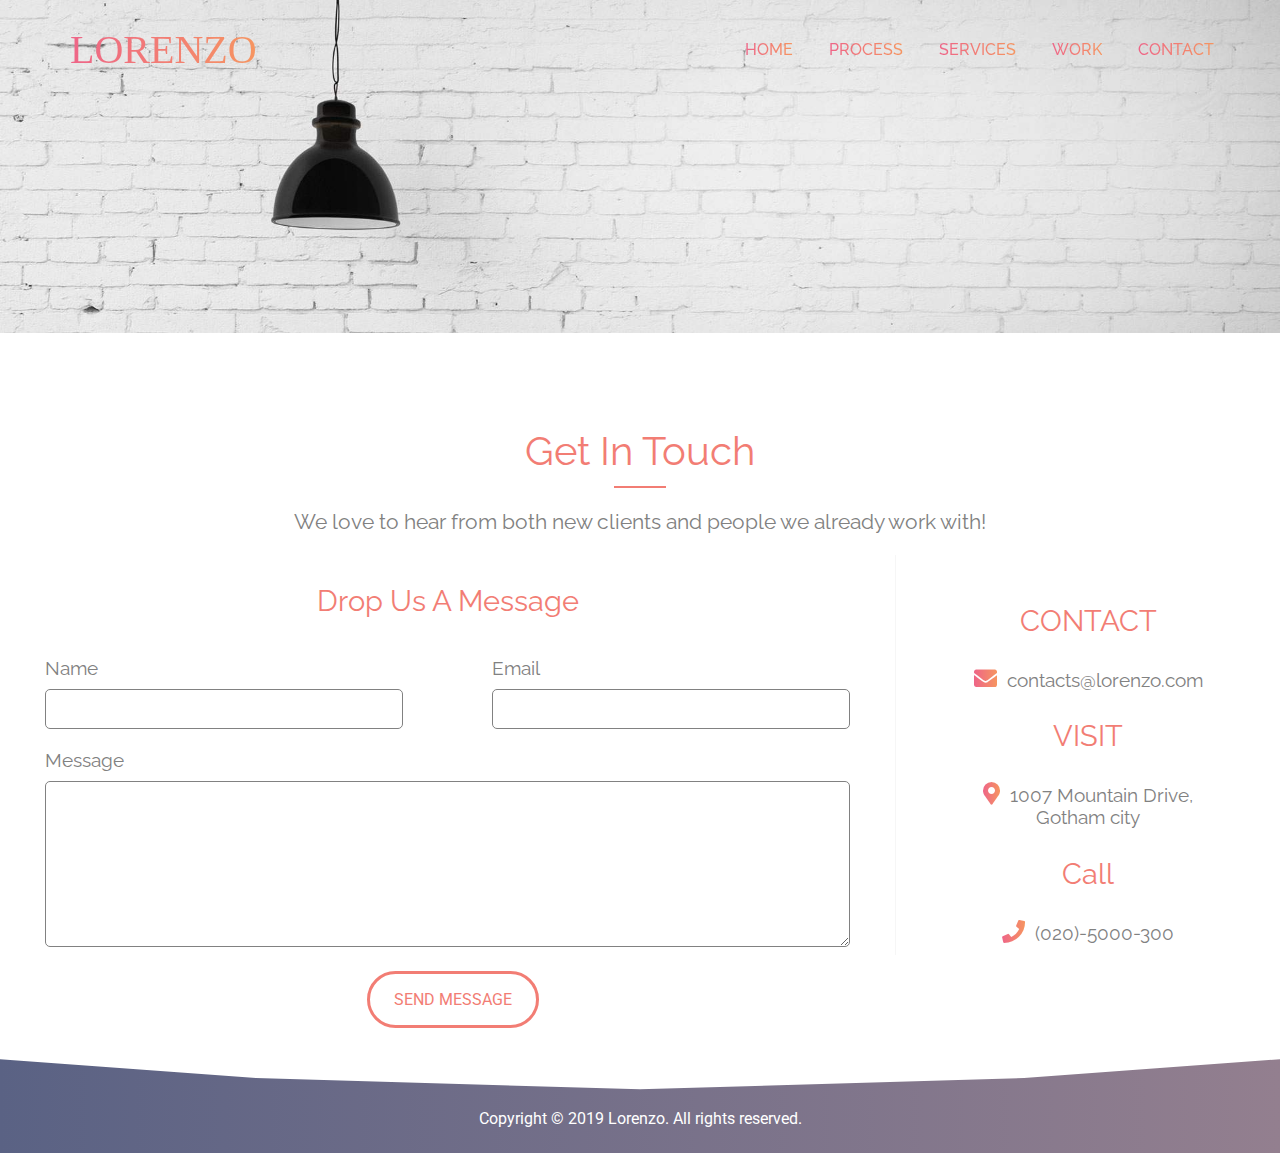
<file: contact.html>
<!DOCTYPE html>
<html lang="en" dir="ltr">
  <head>
    <meta charset="utf-8">
    <meta name="viewport" content="width=device-width, initial-scale=1">
    <title>CONTACT</title>
    <link rel="shortcut icon" href="favicon.ico" type="image/x-icon">
    <link rel="icon" href="favicon.ico" type="image/x-icon">
    <link rel="stylesheet" href="style.css">
    <link rel="stylesheet" href="https://use.fontawesome.com/releases/v5.8.1/css/all.css">
    <link rel="stylesheet" href="https://fonts.googleapis.com/css?family=Tangerine">
    <link href='https://fonts.googleapis.com/css?family=Raleway:400, 600' rel='stylesheet' type='text/css'>
    <script src="https://code.jquery.com/jquery-3.4.0.js"></script>
  </head>
  <body>
    <nav>
      <div class="left">
        <ul>
        <li><a href="index.html">lorenzo</a></li>
      </ul>
      </div>
      <div class="right" id="about-right">
      <ul>
        <li><a href="index.html" id="color-nav">Home</a></li>
        <li><a href="process.html" id="color-nav">Process</a></li>
        <li><a href="services.html" id="color-nav">services</a></li>
        <li><a href="work.html" id="color-nav">Work</a></li>
        <li><a href="contact.html"  id="color-nav">contact</a></li>
      </ul>
      </div>
    </nav>
    <section class="sec1">
      <div class="container">
      <div class="about-page-cover">
        <img src="work.jpg">
        <div class="about-page-content">

        </div>
      </div>
    </div>
    </section>
          <div class="contact-page-add-div">
          </div>
          <div class="contact">
            <div class="contact-container">
              <h2>Get In Touch</h2>
              <p>We love to hear from both new clients and people we already work with!</p>

              <div class="message">
              <h3> Drop Us A Message</h3>
              <form>
                  <div class="lhs">
                    <label>Name</label>
                    <input type="text" name="name" required>
                  </div>
                  <div class="rhs">
                    <label id="email">Email</label>
                    <input type="email" name="email" required>
                  </div>
                  <br><br>
                  <div class="message-box-area">
                    <label for="message" class="msg">Message</label>
                    <textarea name="message" rows="8" required></textarea><br>
                  </div>
                  <input type="submit" value="SEND MESSAGE" class="bttn">
                  
              </form>
              </div>
              <div class="contact-row">
              <div class="contact-page-box" id="con-box-4">
                <h3>CONTACT</h3>
                <h4><i class="fas fa-envelope"></i>contacts@lorenzo.com</h4>
              </div>
              <div class="contact-page-box" id="con-box-4" >
                <h3>VISIT</h3>
                <h4><i class="fas fa-map-marker-alt"></i>1007 Mountain Drive,<br> Gotham city</h4>
              </div>
              <div class="contact-page-box" id="con-box-4">
                <h3>Call</h3>
                <h4><i class="fas fa-phone"></i>(020)-5000-300<h4>
              </div>
              </div>
            </div>
          </div>
          <div class="footer" id="footer-page">
          <div class="clip">
            <p>Copyright &copy; 2019 Lorenzo. All rights reserved.</p>
        </div>
        </div>
                  <script type="text/javascript">
      $(window).on('scroll', function(){
        if ($(window).scrollTop()) {
          $('nav').addClass('black');
        } else {
          $('nav').removeClass('black');
        }
      })
    </script>
        </body>
        </html>
</file>
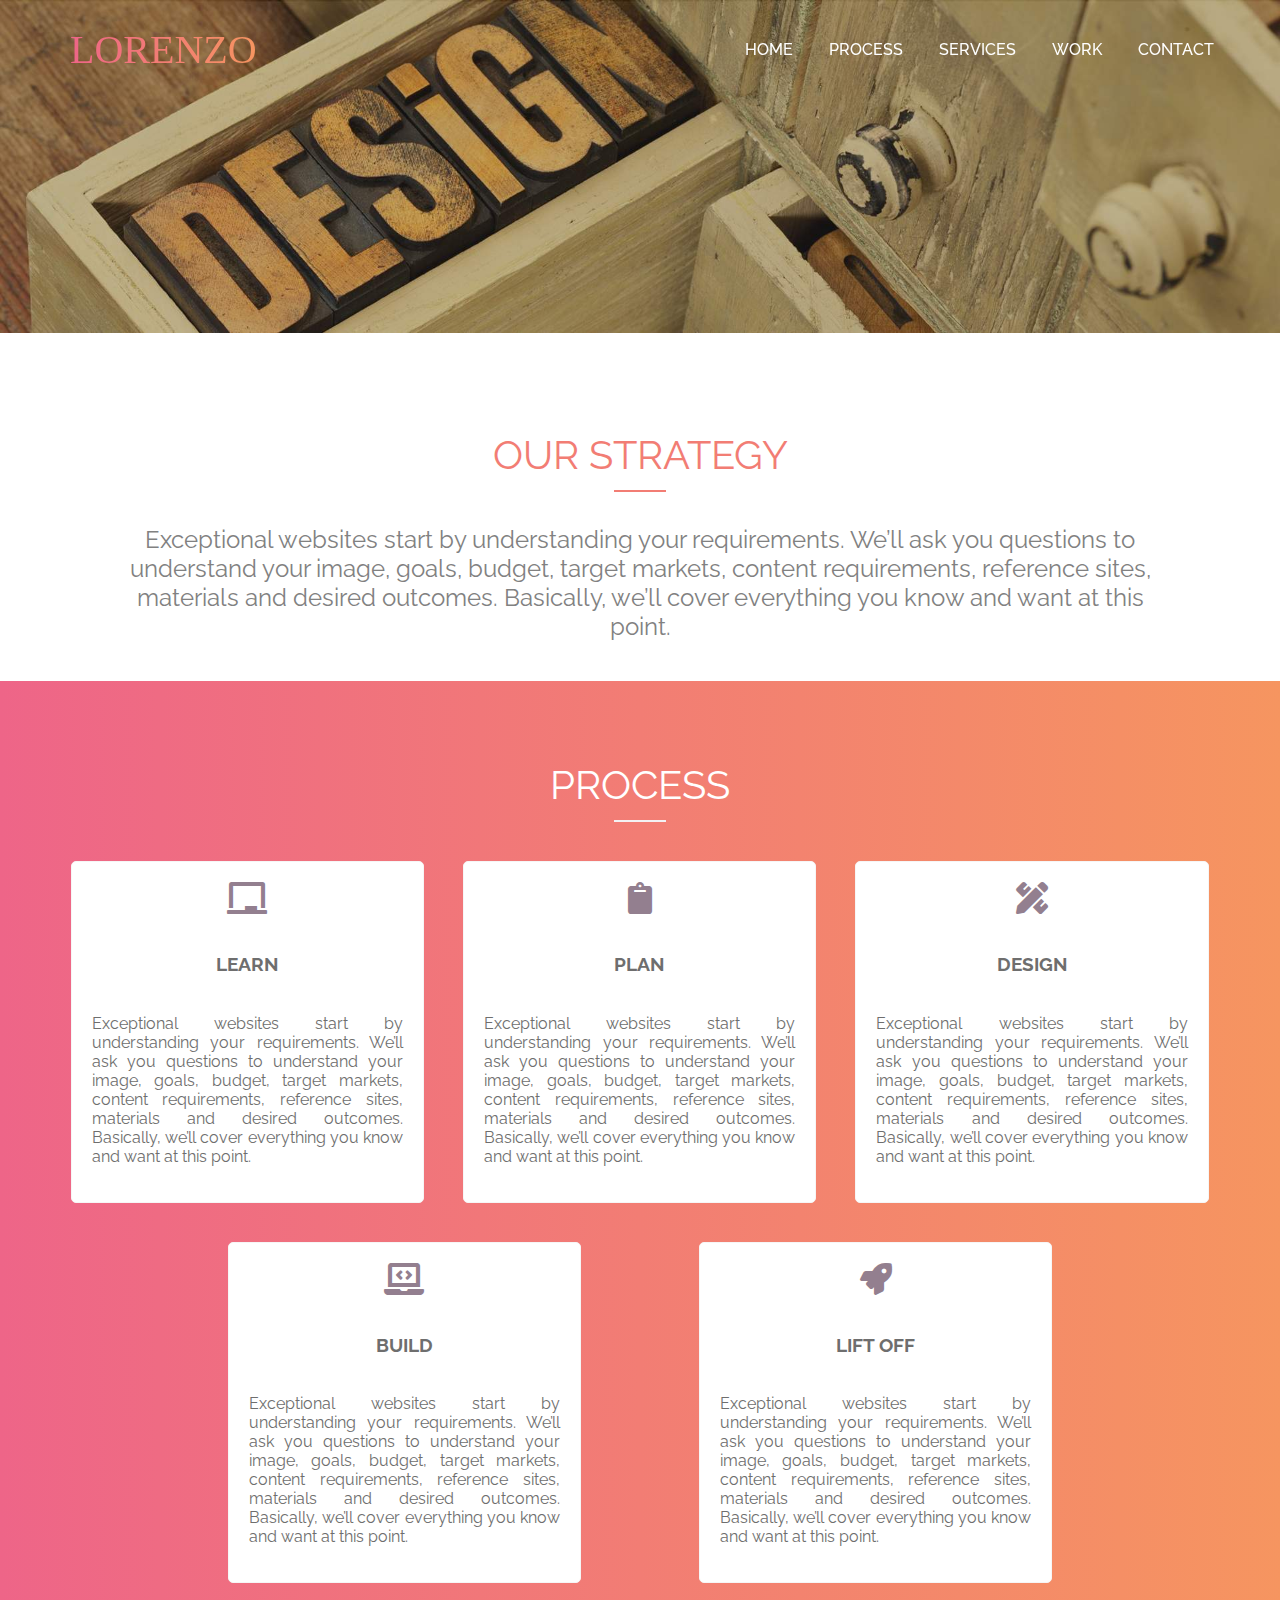
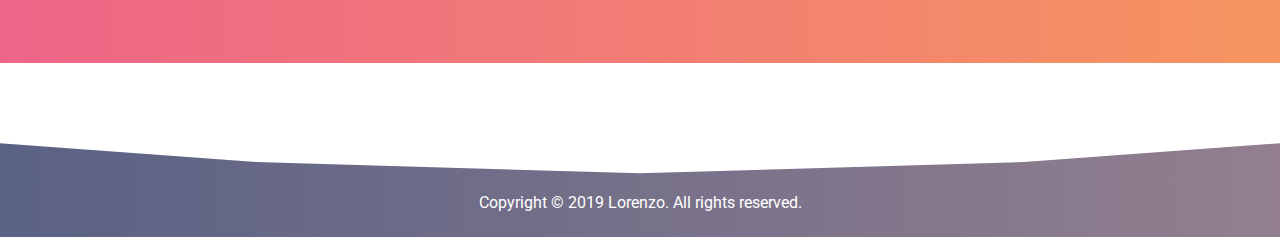
<file: process.html>
<!DOCTYPE html>
<html lang="en" dir="ltr">
  <head>
    <meta charset="utf-8">
    <meta name="viewport" content="width=device-width, initial-scale=1">
    <title>PROCESS</title>
    <link rel="shortcut icon" href="favicon.ico" type="image/x-icon">
    <link rel="icon" href="favicon.ico" type="image/x-icon">
    <link rel="stylesheet" href="style.css">
    <link rel="stylesheet" href="https://use.fontawesome.com/releases/v5.8.1/css/all.css">
    <link rel="stylesheet" href="https://fonts.googleapis.com/css?family=Tangerine">
    <link href='https://fonts.googleapis.com/css?family=Raleway:400, 600' rel='stylesheet' type='text/css'>
    <script src="https://code.jquery.com/jquery-3.4.0.js"></script>
  </head>
  <body>
    <nav>
      <div class="left">
        <ul>
        <li><a href="index.html">lorenzo</a></li>
      </ul>
      </div>
      <div class="right" id="about-right">
      <ul>
        <li><a href="index.html">Home</a></li>
        <li><a href="process.html">Process</a></li>
        <li><a href="services.html">services</a></li>
        <li><a href="work.html">Work</a></li>
        <li><a href="contact.html">contact</a></li>
      </ul>
      </div>
    </nav>
    <section class="sec1">
      <div class="container">
      <div class="about-page-cover">
        <img src="process.jpg">
        <div class="about-page-content">

        </div>
      </div>

    </div>
    </section>

    <div class="info" id="info">
      <h2>OUR STRATEGY</h2>
      <p>Exceptional websites start by understanding your requirements.
         We’ll ask you questions to understand your image, goals, budget, target markets, content requirements,
         reference sites, materials and desired outcomes.
         Basically, we’ll cover everything you know and want at this point.</p>


    </div>

          <div class="process" id="process">
            <div class="clip">
            <div class="pro-container">
              <h2>PROCESS</h2>
              <div class="pro-row">
              <div class="pro-box-1">
                <i class="fas fa-chalkboard"></i>
                <h3>LEARN</h3>
                <p>Exceptional websites start by understanding your requirements. We’ll ask you questions to understand your image, goals, budget, target markets, content requirements, reference sites, materials and desired outcomes. Basically, we’ll cover everything you know and want at this point.</p>
              </div>
              <div class="pro-box-1">
                <i class="fas fa-clipboard"></i>
                <h3>PLAN</h3>
                <p>Exceptional websites start by understanding your requirements. We’ll ask you questions to understand your image, goals, budget, target markets, content requirements, reference sites, materials and desired outcomes. Basically, we’ll cover everything you know and want at this point.</p>
              </div>
              <div class="pro-box-1">
                <i class="fas fa-pencil-ruler"></i>
                <h3>DESIGN</h3>
                <p>Exceptional websites start by understanding your requirements. We’ll ask you questions to understand your image, goals, budget, target markets, content requirements, reference sites, materials and desired outcomes. Basically, we’ll cover everything you know and want at this point.</p>              </div>
              <div class="pro-box-4">
                <i class="fas fa-laptop-code"></i>
                <h3>BUILD</h3>
                <p>Exceptional websites start by understanding your requirements. We’ll ask you questions to understand your image, goals, budget, target markets, content requirements, reference sites, materials and desired outcomes. Basically, we’ll cover everything you know and want at this point.</p>              </div>
              <div class="pro-box-5">
                <i class="fas fa-rocket"></i>
                <h3>LIFT OFF</h3>
                <p>Exceptional websites start by understanding your requirements. We’ll ask you questions to understand your image, goals, budget, target markets, content requirements, reference sites, materials and desired outcomes. Basically, we’ll cover everything you know and want at this point.</p>              </div>
              </div>
            </div>
          </div>
          </div>
      <div class="footer">
      <div class="clip">
        <p>Copyright &copy; 2019 Lorenzo. All rights reserved.</p>
    </div>
    </div>
    <script type="text/javascript">
      $(window).on('scroll', function(){
        if ($(window).scrollTop()) {
          $('nav').addClass('black');
        } else {
          $('nav').removeClass('black');
        }
      })
    </script>
    </body>
    </html>
</file>
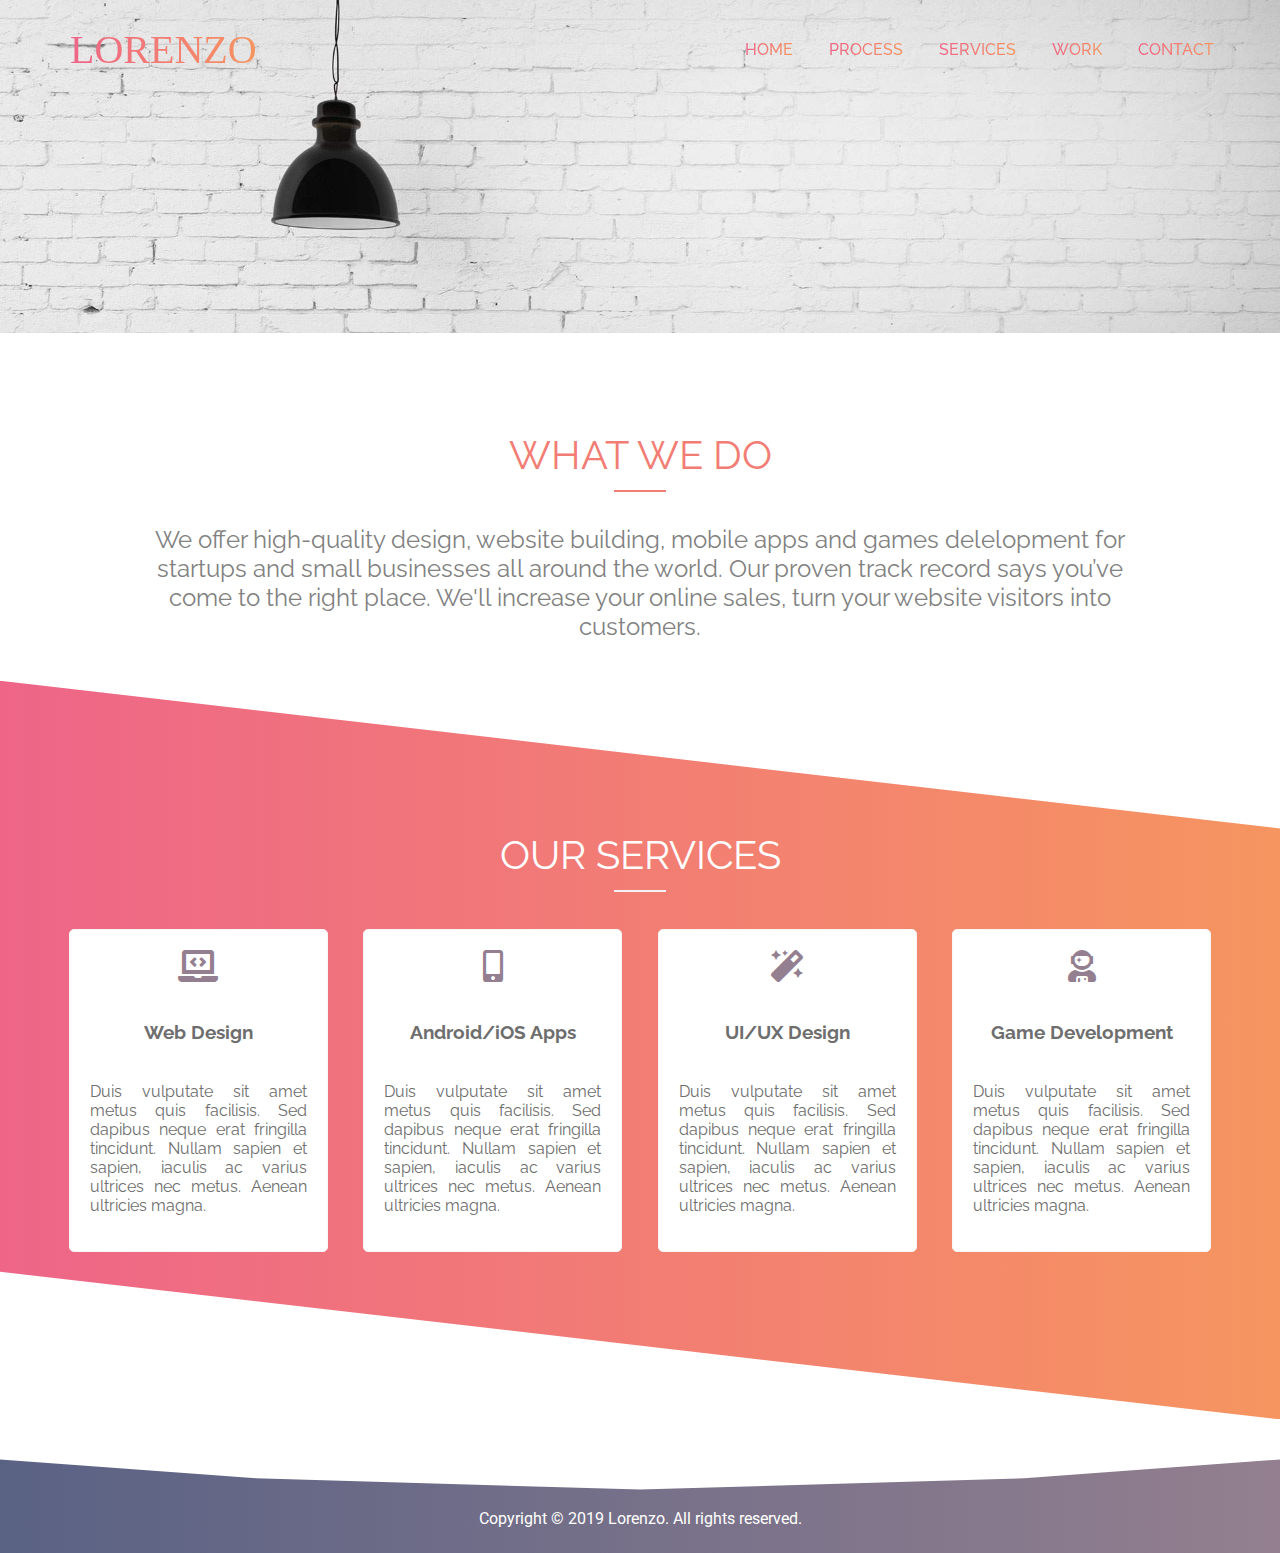
<file: services.html>
<!DOCTYPE html>
<html lang="en" dir="ltr">
  <head>
    <meta charset="utf-8">
    <meta name="viewport" content="width=device-width, initial-scale=1">
    <title>SERVICES</title>
    <link rel="shortcut icon" href="favicon.ico" type="image/x-icon">
    <link rel="icon" href="favicon.ico" type="image/x-icon">
    <link rel="stylesheet" href="style.css">
    <link rel="stylesheet" href="https://use.fontawesome.com/releases/v5.8.1/css/all.css">
    <link rel="stylesheet" href="https://fonts.googleapis.com/css?family=Tangerine">
    <link href='https://fonts.googleapis.com/css?family=Raleway:400, 600' rel='stylesheet' type='text/css'>
    <script src="https://code.jquery.com/jquery-3.4.0.js"></script>
  </head>
  <body>
    <nav>
      <div class="left">
        <ul>
        <li><a href="index.html">lorenzo</a></li>
      </ul>
      </div>
      <div class="right" id="about-right">
      <ul>
        <li><a href="index.html" id="color-nav">Home</a></li>
        <li><a href="process.html" id="color-nav">Process</a></li>
        <li><a href="services.html" id="color-nav">services</a></li>
        <li><a href="work.html" id="color-nav">Work</a></li>
        <li><a href="contact.html"  id="color-nav">contact</a></li>
      </ul>
      </div>
    </nav>
    <section class="sec1">
      <div class="container">
      <div class="work-page-cover">
        <img src="work.jpg">
        <div class="work-page-content">

        </div>
      </div>

    </div>
    </section>

        <div class="info" id="info">
          <h2>WHAT WE DO</h2>
          <p>We offer high-quality design, website building, mobile apps and games delelopment
            for startups and small businesses all around the world.
            Our proven track record says you’ve come to the right place. We'll increase your online sales,
             turn your website visitors into customers.</p>

        </div>

          <div class="services" id="services">
            <div class="clip">
            <div class="ser-container">
              <h2>OUR SERVICES</h2>
              <div class="ser-row">
              <div class="ser-box">
                <i class="fas fa-laptop-code"></i>
                <h3>Web Design</h3>
                <p>Duis vulputate sit amet metus quis facilisis. Sed dapibus neque erat fringilla tincidunt.
                   Nullam sapien et sapien, iaculis ac varius ultrices nec metus. Aenean ultricies magna.</p>
              </div>
              <div class="ser-box">
                <i class="fas fa-mobile-alt"></i>
                <h3>Android/iOS Apps</h3>
                <p>Duis vulputate sit amet metus quis facilisis. Sed dapibus neque erat fringilla tincidunt.
                   Nullam sapien et sapien, iaculis ac varius ultrices nec metus. Aenean ultricies magna.</p>
              </div>
              <div class="ser-box">
                <i class="fas fa-magic"></i>
                <h3>UI/UX Design</h3>
                <p>Duis vulputate sit amet metus quis facilisis. Sed dapibus neque erat fringilla tincidunt.
                   Nullam sapien et sapien, iaculis ac varius ultrices nec metus. Aenean ultricies magna.</p>
              </div>
              <div class="ser-box">
                <i class="fas fa-user-astronaut"></i>
                <h3>Game Development</h3>
                <p>Duis vulputate sit amet metus quis facilisis. Sed dapibus neque erat fringilla tincidunt.
                   Nullam sapien et sapien, iaculis ac varius ultrices nec metus. Aenean ultricies magna.</p>
              </div>
              </div>
            </div>
          </div>
          </div>

          <div class="services-page-add-div">

          </div>
      <div class="footer">
      <div class="clip">
        <p>Copyright &copy; 2019 Lorenzo. All rights reserved.</p>
    </div>
    </div>
        <script type="text/javascript">
      $(window).on('scroll', function(){
        if ($(window).scrollTop()) {
          $('nav').addClass('black');
        } else {
          $('nav').removeClass('black');
        }
      })
    </script>
    </body>
    </html>
</file>
<file: style.css>
@import url(https://fonts.googleapis.com/css?family=Montserrat|Open+Sans|Roboto);*{box-sizing:border-box}html{scroll-behavior:smooth}body{margin:0;padding:0;color:#fff;font-family:Raleway;overflow-x:hidden}nav{position:fixed;top:0;left:0;width:100%;height:100px;padding:10px 50px 10px 30px;transition:.5s;z-index:99}nav.black{background:linear-gradient(to right,rgba(147,127,143,.8),rgba(90,98,132,.8));height:80px;padding:10px 25px 10px 15px}nav .left{float:left;margin:0;padding:0;display:flex}nav ul{margin:0}nav .left li{background:linear-gradient(to right,#ee6588,#f69560);-webkit-background-clip:text;-webkit-text-fill-color:transparent;display:inline-block;text-transform:uppercase;font-weight:500;list-style-type:none;font-size:2.5em;font-family:Script MT}nav .left a{color:#fff;text-decoration:none}nav .left li a:hover{background:linear-gradient(to right,#fff,#fff);-webkit-background-clip:text;-webkit-text-fill-color:transparent}nav .left li a{line-height:80px;transition:.5s}nav.black .left li a{background:linear-gradient(to right,#fff,#fff);-webkit-background-clip:text;-webkit-text-fill-color:transparent;line-height:60px}nav .right{float:right;margin:0;padding:0;display:flex}nav ul{margin:0}nav .right li{display:inline-block;text-transform:uppercase;font-weight:500;list-style-type:none;font-size:1em;padding:0 1em}nav .right a{color:#fff;text-decoration:none}nav .right li a:hover{background:linear-gradient(to right,#ee6588,#f69560);-webkit-background-clip:text;-webkit-text-fill-color:transparent}nav .right li a{line-height:80px;transition:.5s}nav.black .right li a{color:#fff;line-height:60px}.container{text-align:center}.container .content h1{text-align:center;font-size:4em;font-weight:500}.video-container{background:linear-gradient(to right,rgba(238,101,136,.06),rgba(246,149,96,.06))}.video-container video{overflow:hidden;position:relative;z-index:-1;top:0;left:0;width:100vw;height:100vh;object-fit:cover;opacity:.85}.overlay{position:absolute;width:100%;height:100vh}.container .content{position:absolute;top:25%;left:10%;right:10%}.content h1{font-size:50px;margin-bottom:0;text-transform:uppercase}.content p{font-size:1.5rem;display:block;padding-bottom:2rem;text-transform:capitalize}.btn{background:linear-gradient(to right,#ee6588,#f69560);letter-spacing:1px;color:#fff;font-size:1.2rem;padding:1.4rem 2rem;text-decoration:none;border-radius:40px;text-transform:uppercase}.btn:hover{background:rgba(0,0,0,0);color:#fff;font-size:1.3rem;padding:1.4rem 2rem;text-decoration:none;border:3px solid #fff;border-radius:40px;transition:.1s ease-in-out}.info{text-align:center;background-color:#fff;color:#483949;padding:60px 0 40px}.info h2{font-size:2.5em;font-weight:400;color:#f27d74}.info h2:after{content:'';background:#f27d74;width:4%;height:2px;margin:12px 0 0;display:block;margin-left:auto;margin-right:auto}.info p{font-size:1.5em;color:#818181;margin:0 10%;text-align:center}.info .bttn,.message .bttn{color:#f27d74;font-size:1em;font-family:Roboto,sans-serif;padding:1rem 1.5rem;text-decoration:none;border:3px solid #f27d74;border-radius:35px;text-transform:uppercase;display:inline-block;margin-top:20px}.info .bttn:hover,.message .bttn:hover{color:#fff;background:#f27d74;text-decoration:none;border:3px solid #f27d74;border-radius:35px;transition:.5s ease-in-out}.services{background-color:#f0f4f4;padding:0;background-color:#fff}.services .clip{padding:150px 0;background:linear-gradient(to right,#ee6588,#f69560);-webkit-clip-path:polygon(0 0,100% 20%,100% 100%,0 80%);clip-path:polygon(0 0,100% 20%,100% 100%,0 80%);z-index:-99}.ser-container{color:#6e6e6e;text-align:center;margin:0}.ser-row{margin:0 4%}.ser-container h2{margin:0;color:#fff;padding:0 0 20px;font-size:2.5em;font-weight:400}.ser-container h2:after{content:'';background:#f3f1f3;width:4%;height:2px;margin:12px 0 0;display:block;margin-left:auto;margin-right:auto}.ser-container p{padding:20px;text-align:justify}.services .fas{font-size:2em;color:#937f8f;padding:20px}.ser-container::after{content:"";clear:both;display:table}.ser-box{background-color:#fff;margin:1.5%;width:22%;float:left;border:1px solid #f6f6f6;border-radius:5px}.work{text-align:center;background-color:#fff;color:#483949}.work-container{margin:0 .5px 0}.work-images{padding:0;margin:0;background:linear-gradient(to right,rgba(90,98,132,.8),rgba(147,127,143,.1))}.work-container h2{font-size:2.5em;font-weight:400}.work h2:after{content:'';background:#483949;width:4%;height:2px;margin:12px 0 0;display:block;margin-left:auto;margin-right:auto}.work-images::after{content:"";clear:both;display:table}.work .img-box{width:25%;display:inline-block;float:left;padding-bottom:0;overflow:hidden;background:linear-gradient(to right,rgba(238,101,136,.3),rgba(246,149,96,.3))}.work .img-box img{max-width:100%;background-size:cover;transition:all .6s;opacity:.8;z-index:-1;padding-bottom:0}.work .img-box:hover img{transform:scale(1.03);opacity:1}.idea{text-align:center;background-color:#fff;color:#483949;padding:0}.idea-content{padding:50px 0;background:linear-gradient(to right,rgba(90,98,132,.8),rgba(147,127,143,.1))}.idea-container h2{font-size:2em;font-weight:400;display:inline}.idea .bttn{margin-left:100px;color:#818181;font-size:1em;font-family:Roboto,sans-serif;padding:1rem 1.5rem;text-decoration:none;border:3px solid #818181;border-radius:35px;text-transform:uppercase;display:inline-block;margin-top:20px}.idea .bttn:hover{color:#fff;background:#483949;transition:.5s ease-in-out;text-decoration:none;border:3px solid #483949;border-radius:35px}.contact{background-color:#fff;color:#483949}.contact-container{padding:50px 0 10px}.contact .contact-row{padding:20px 0}.contact h2{text-align:center;margin:0;font-size:2.5em;font-weight:400;color:#f27d74}.contact h2:after{content:'';background:#f27d74;width:4%;height:2px;margin:12px 0 0;display:block;margin-left:auto;margin-right:auto}.contact h3{text-align:center;font-size:1.8em;font-weight:400;color:#f27d74}.contact h4{text-align:center;font-size:1.2em;font-weight:400;color:#818181}.contact p{color:#818181;text-align:center;font-size:1.3em}.contact-row::after{content:"";clear:both;display:table}.contact-box{width:33.33%;float:left}.contact .fab,.contact .far,.contact .fas{font-size:1.2em;margin-right:10px;background:linear-gradient(to right,#ee6588,#f69560);-webkit-background-clip:text;-webkit-text-fill-color:transparent}#con-box-1,#con-box-2{border-right:1px solid #d5d5d5}.footer{background-color:#fff}.footer .clip{padding:50px 0 25px;background:linear-gradient(to right,rgba(90,98,132,1),rgba(147,127,143,1));-webkit-clip-path:polygon(50% 32%,80% 20%,100% 0,100% 100%,79% 100%,50% 100%,17% 100%,0 100%,0 0,20% 20%);clip-path:polygon(50% 32%,80% 20%,100% 0,100% 100%,79% 100%,50% 100%,17% 100%,0 100%,0 0,20% 20%)}.footer p{margin:0;color:#fff;text-align:center;font-family:Roboto,sans-serif}.about-page-cover img{width:100%;background-size:cover}.about-page-content h1{color:#fff;font-size:3em;font-weight:600;text-align:center;position:absolute;top:22%;left:10%;right:10%}.work-page-cover img{width:100%;background-size:cover}.work-page-content h1{color:#fff;font-size:3em;font-weight:600;text-align:center;position:absolute;top:18%;left:10%;right:10%}.work-page-container p{color:#818181;text-align:center;font-size:1.2em;margin:0 90px 0}.work-page{text-align:center;background-color:#fff;color:#483949;margin-top:90px}.work-page-container{margin:0 .5px 0}.work-page-images{padding:0;margin:50px 0 0;background:linear-gradient(to right,rgba(90,98,132,.8),rgba(147,127,143,.1))}.work-page-container h2{font-size:2.5em;font-weight:400}.work-page h2:after{content:'';background:#483949;width:4%;height:2px;margin:12px 0 0;display:block;margin-left:auto;margin-right:auto}.work-page-images::after{content:"";clear:both;display:table}.work-page .img-box{width:50%;display:inline-block;float:left;padding-bottom:0;overflow:hidden;background:linear-gradient(to right,rgba(238,101,136,.3),rgba(246,149,96,.3))}.work-page .img-box img{max-width:100%;background-size:cover;transition:all .6s;opacity:.8;z-index:-1;padding-bottom:0}.work-page .img-box:hover img{transform:scale(1.03);opacity:1}.idea{text-align:center;background-color:#fff;color:#483949;padding:0 0 50px}.idea-content{padding:50px 0;background:linear-gradient(to right,rgba(90,98,132,.8),rgba(147,127,143,.1))}.idea-container h2{font-size:2em;font-weight:400;display:inline}.idea .bttn{margin-left:100px;color:#818181;font-size:1em;font-family:Roboto,sans-serif;padding:1rem 1.5rem;text-decoration:none;border:3px solid #818181;border-radius:35px;text-transform:uppercase;display:inline-block;margin-top:20px}.idea .bttn:hover{color:#fff;background:#483949;transition:.5s ease-in-out;text-decoration:none;border:3px solid #483949;border-radius:35px}.process{background-color:#f0f4f4;padding:0;background-color:#fff}.process .clip{padding:80px 0;background:linear-gradient(to right,#ee6588,#f69560);margin-bottom:80px;z-index:-99}.pro-container{color:#6e6e6e;text-align:center;margin:0}.pro-row{margin:0 4%}.pro-container h2{margin:0;color:#fff;padding:0 0 20px;font-size:2.5em;font-weight:400}.pro-container h2:after{content:'';background:#f3f1f3;width:4%;height:2px;margin:12px 0 0;display:block;margin-left:auto;margin-right:auto}.pro-container p{padding:20px;text-align:justify}.process .fas{font-size:2em;color:#937f8f;padding:20px}.pro-container::after{content:"";clear:both;display:table}.pro-box-1{background-color:#fff;margin:1.66%;width:30%;float:left;border:1px solid #f6f6f6;border-radius:5px}.pro-box-4{background-color:#fff;margin:1.66% 5% 0 15%;width:30%;float:left;border:1px solid #f6f6f6;border-radius:5px}.pro-box-5{background-color:#fff;margin:1.66% 15% 0 5%;width:30%;float:left;border:1px solid #f6f6f6;border-radius:5px}.services-page-add-div{height:40px}.contact-page-add-div{height:40px}.message label{font-size:1.2em;font-weight:400;color:#818181}.message{width:70%;height:400px;float:left;border-right:1px solid #f6f6f6}.reach{width:50%;float:right;height:400px}.box{width:50%;height:100px;float:left}label{font-size:1em;display:block;margin:10px 10%}.msg{font-size:1em;display:block;margin:10px 5%}input[name=name]{width:80%;font-size:1em;padding:10px;margin-left:10%;border:1px solid #818181;border-radius:5px}input[name=email]{width:80%;font-size:1em;padding:10px;margin-left:10%;margin-bottom:20px;border:1px solid #818181;border-radius:5px}textarea{width:90%;font-size:1.2em;padding:10px;margin:0 5%;border-color:#818181;border-radius:5px}.message-box-area{padding-top:10px;display:block}.lhs,.rhs{width:50%;float:left}.message .bttn{margin-left:41%;background-color: #FFF;margin-right:auto}#footer-page{margin-top:60px} #color-nav{background:linear-gradient(to right,#EE6588,#F69560);
  -webkit-background-clip: text;
-webkit-text-fill-color: transparent;}
nav.black .right li #color-nav{background:linear-gradient(to right,#fff,#fff);
  -webkit-background-clip: text;
-webkit-text-fill-color: transparent;}
#work-h3{font-size: 2em;padding:10px;}
</file>
